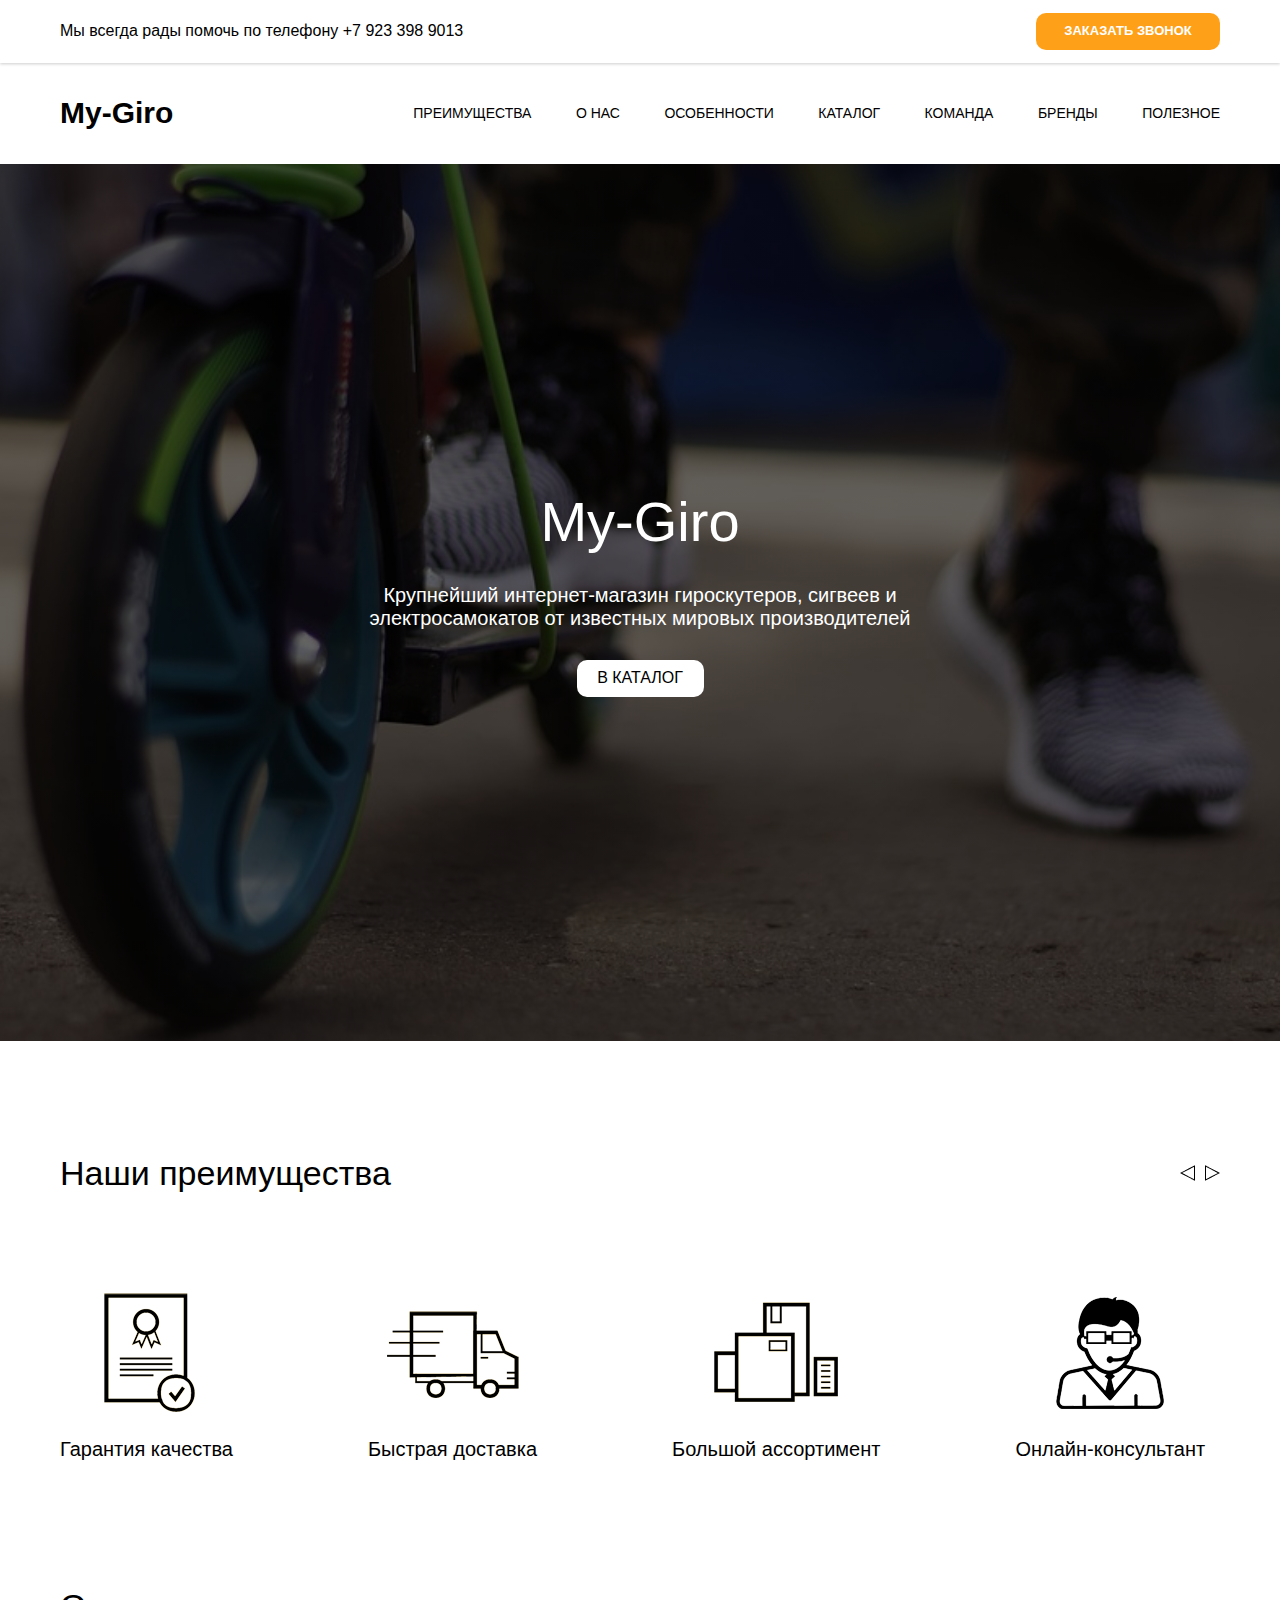
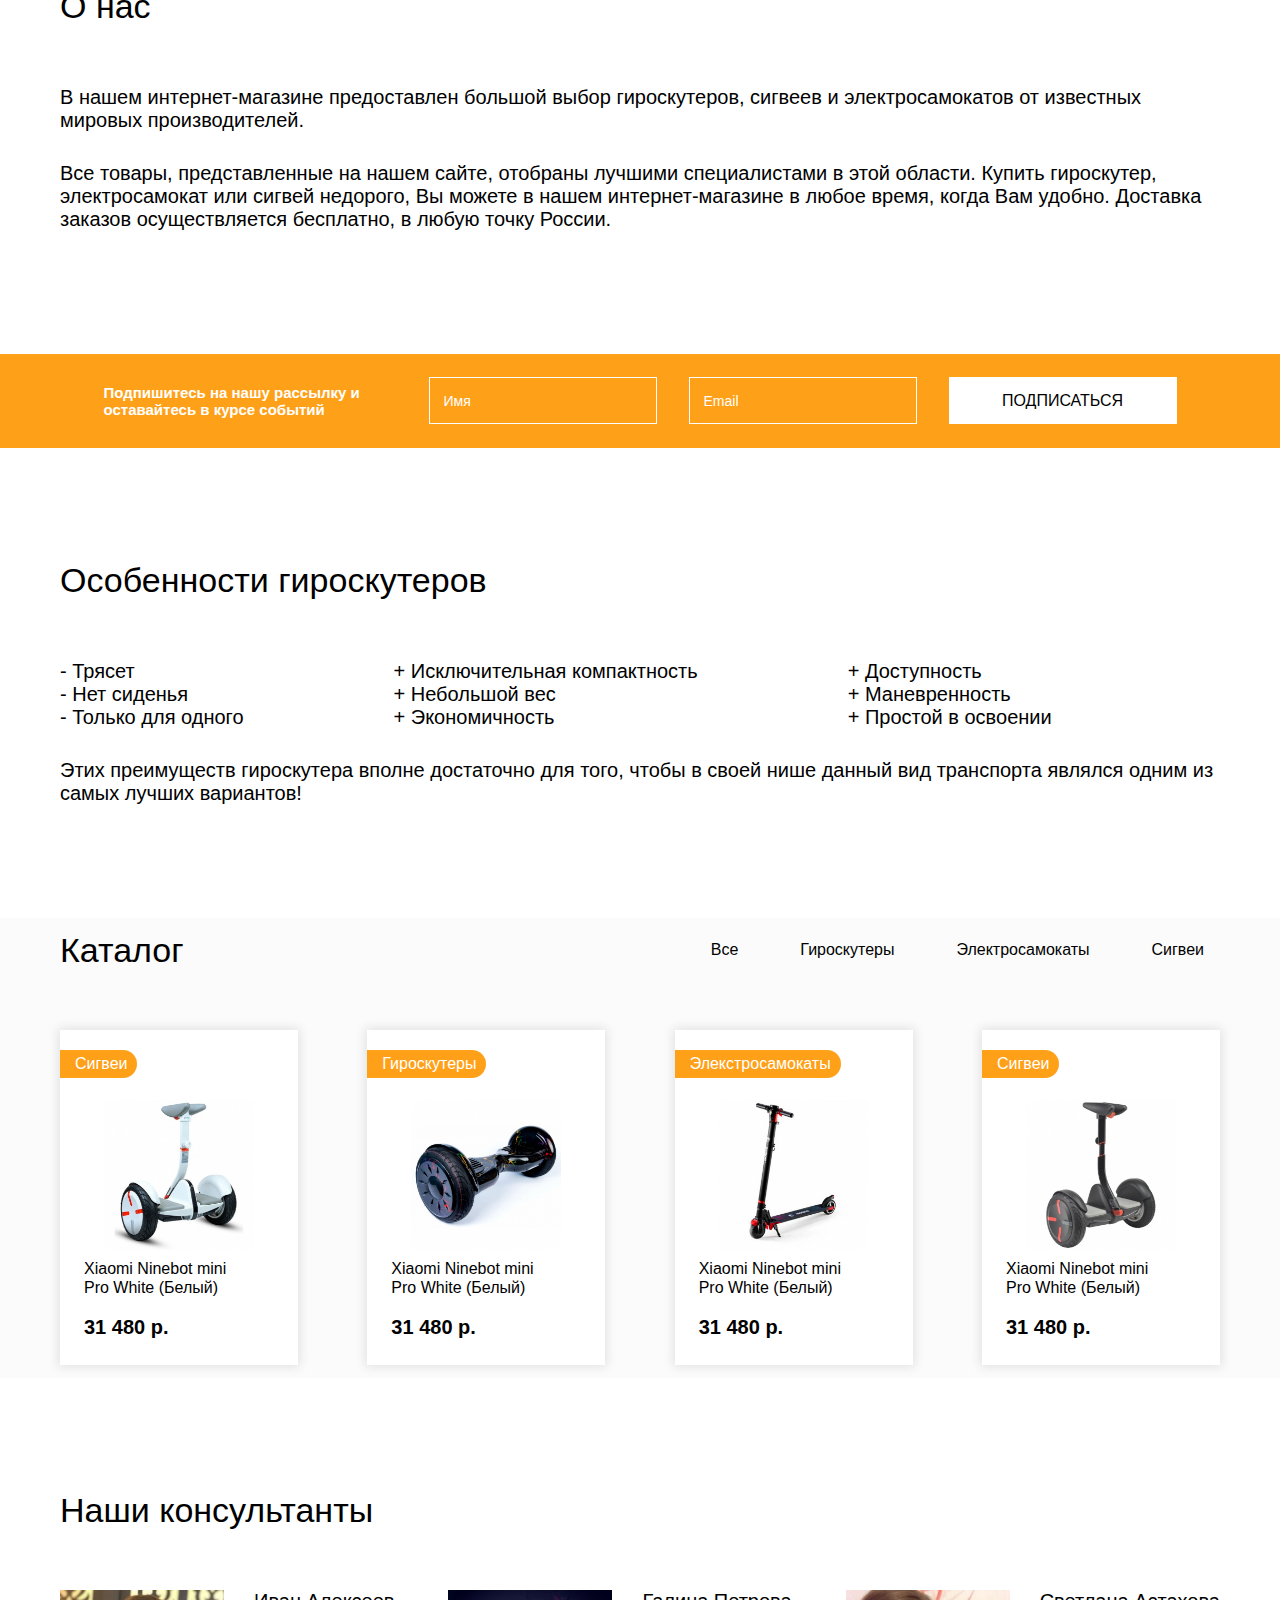
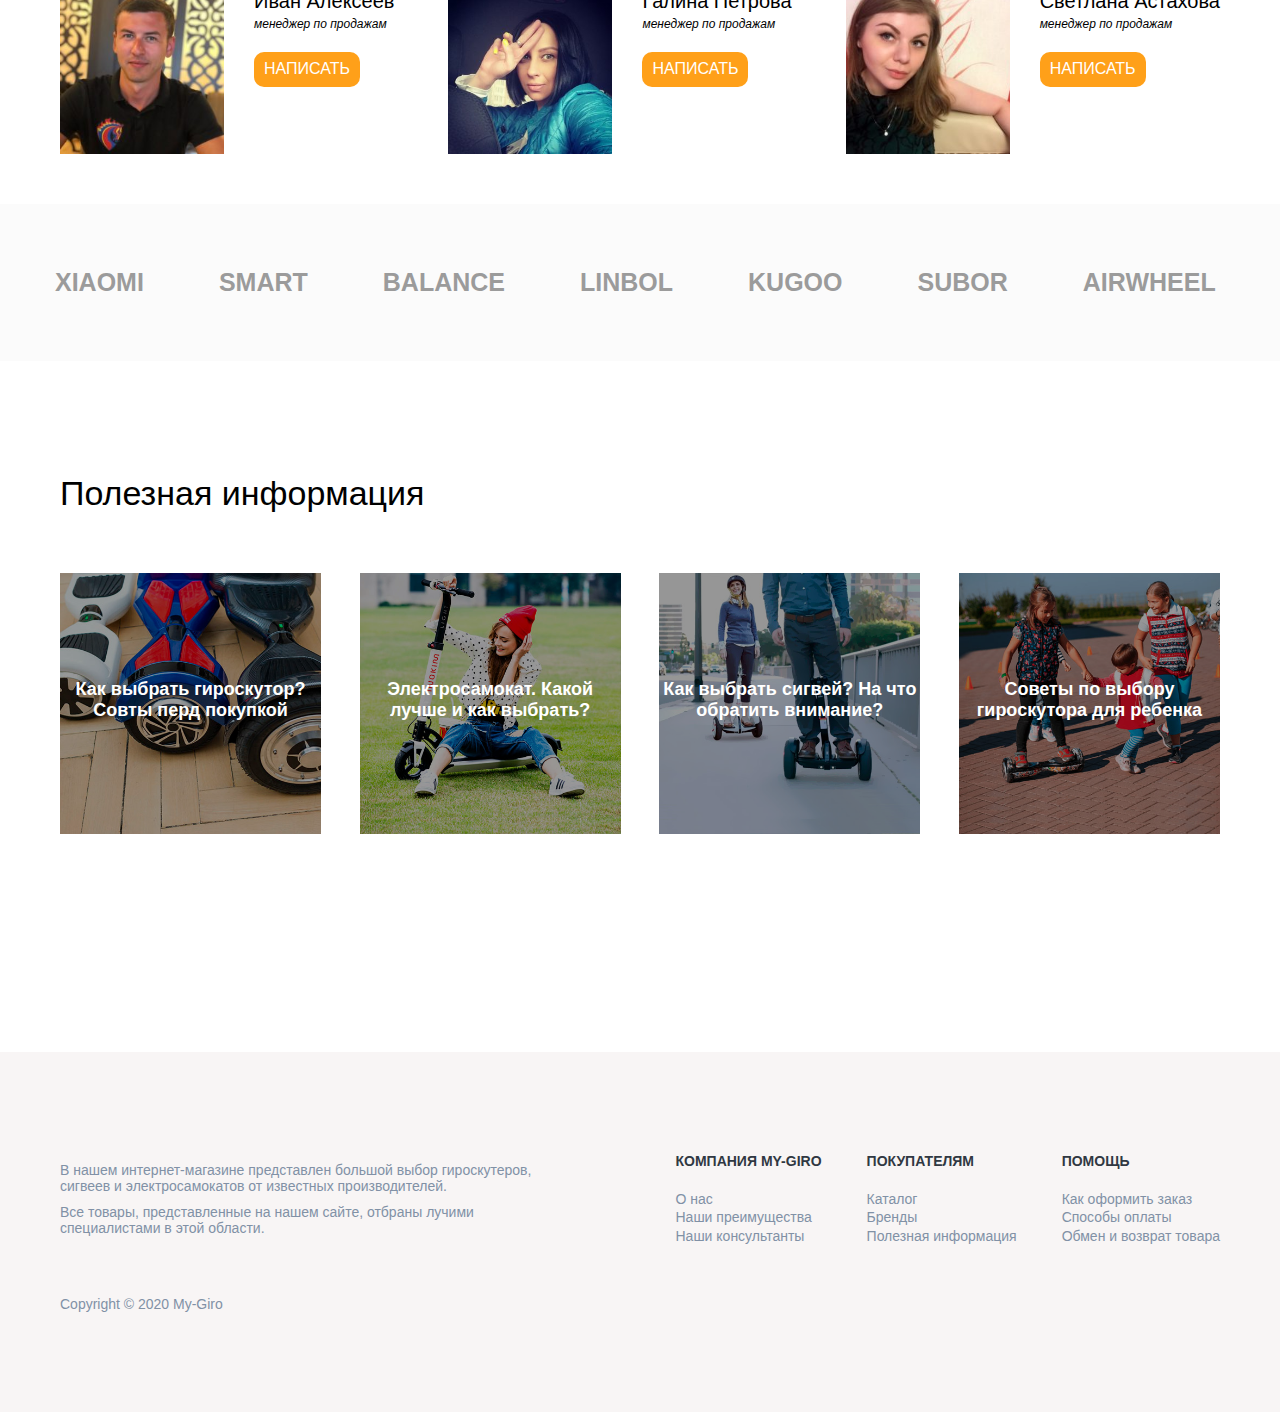
<file: index.html>
<!DOCTYPE html>
<html lang="ru">

<head>
    <meta charset="UTF-8">
    <meta name="viewport" content="width=device-width, initial-scale=1.0">
    <link rel="stylesheet" href="css/normalize.css">
    <link rel="stylesheet" href="css/style.css">
    <title>Hoverboard</title>
</head>

<body>
    <header>
        <article class="contact container">
            <span>Мы всегда рады помочь по телефону +7 923 398 9013</span>
            <div class="call-request"><a href="callrequest.html">ЗАКАЗАТЬ ЗВОНОК</a></div>
        </article>
        <section class="navigation container">
            <h1>My-Giro</h1>
            <nav>
                <a href="#advantages">ПРЕИМУЩЕСТВА</a>
                <a href="#about-us">О НАС</a>
                <a href="#features">ОСОБЕННОСТИ</a>
                <a href="#catalog">КАТАЛОГ</a>
                <a href="#consultants">КОМАНДА</a>
                <a href="#brands">БРЕНДЫ</a>
                <a href="#information">ПОЛЕЗНОЕ</a>
            </nav>
        </section>
        <section class="preview">
            <div class="preview-content">
                <h2>My-Giro</h2>
                <span class="preview-text">Крупнейший интернет-магазин гироскутеров, сигвеев и электросамокатов от
                    известных мировых производителей</span>
                <button class="preview-btn">В КАТАЛОГ</button>
            </div>
        </section>
    </header>
    <main>
        <section class="advantages container">
            <a name="advantages"></a>
            <div class="controls">
                <h3>Наши преимущества</h3>
                <button class="slider"></button>
            </div>

            <div class="advantages-cards">
                <div class="card-item">
                    <img src="images/kachestvo.png" alt="">
                    <span>Гарантия качества</span>
                </div>
                <div class="card-item">
                    <img src="images/bistraya-dostavka.png" alt="">
                    <span>Быстрая доставка</span>
                </div>
                <div class="card-item">
                    <img src="images/bolshoy-assortiment.png" alt="">
                    <span>Большой ассортимент</span>
                </div>
                <div class="card-item">
                    <img src="images/consultant.png" alt="">
                    <span>Онлайн-консультант</span>
                </div>
            </div>
        </section>
        <section class="about-us container">
            <a name="about-us"></a>
            <h3>О нас</h3>
            <p class="about-us-label1">В нашем интернет-магазине предоставлен большой выбор гироскутеров, сигвеев и
                электросамокатов от
                известных мировых
                производителей.
            </p>
            <p class="about-us-label2">Все товары, представленные на нашем сайте, отобраны лучшими специалистами в этой
                области. Купить
                гироскутер,
                электросамокат или сигвей недорого, Вы можете в нашем интернет-магазине в любое время, когда Вам удобно.
                Доставка заказов осуществляется бесплатно, в любую точку России.
            </p>
        </section>
        <article class="newsletter container">
            <span>Подпишитесь на нашу рассылку
                и оставайтесь в курсе событий</span>
            <input type="text" placeholder="Имя">
            <input type="text" placeholder="Email">
            <button class="newsletter-btn">ПОДПИСАТЬСЯ</button>
        </article>
        <section class="features container">
            <a name="features"></a>
            <h3>Особенности гироскутеров</h3>
            <div class="features-lists">
                <ul>
                    <li>- Трясет</li>
                    <li>- Нет сиденья</li>
                    <li>- Только для одного</li>
                </ul>
                <ul>
                    <li>+ Исключительная компактность</li>
                    <li>+ Небольшой вес</li>
                    <li>+ Экономичность</li>
                </ul>
                <ul>
                    <li>+ Доступность</li>
                    <li>+ Маневренность</li>
                    <li>+ Простой в освоении</li>
                </ul>
            </div>
            <span>Этих преимуществ гироскутера вполне достаточно для того, чтобы в своей нише данный вид транспорта
                являлся одним из самых
                лучших вариантов! </span>
        </section>
        <section class="catalog container">
            <a name="catalog"></a>
            <div class="catalog-bar">
                <h3>Каталог</h3>
                <div class="catalog-btns">
                    <button class="catalog-btn">Все</button>
                    <button class="catalog-btn">Гироскутеры</button>
                    <button class="catalog-btn">Электросамокаты</button>
                    <button class="catalog-btn">Сигвеи</button>
                </div>
            </div>
            <div class="catalog-cards">
                <div class="catalog-card">
                    <span class="catalog-card-type">Сигвеи</span>
                    <img src="images/sigway.jpg" alt="">
                    <span class="catalog-card-name">Xiaomi Ninebot mini Pro
                        White (Белый)</span>
                    <span class="catalog-card-cost">31 480 р.</span>
                </div>
                <div class="catalog-card">
                    <span class="catalog-card-type">Гироскутеры</span>
                    <img src="images/giroscuter.jpg" alt="">
                    <span class="catalog-card-name">Xiaomi Ninebot mini Pro
                        White (Белый)</span>
                    <span class="catalog-card-cost">31 480 р.</span>
                </div>
                <div class="catalog-card">
                    <span class="catalog-card-type">Элекстросамокаты</span>
                    <img src="images/samokat.jpg" alt="">
                    <span class="catalog-card-name">Xiaomi Ninebot mini Pro
                        White (Белый)</span>
                    <span class="catalog-card-cost">31 480 р.</span>
                </div>
                <div class="catalog-card">
                    <span class="catalog-card-type">Сигвеи</span>
                    <img src="images/sigway2.jpg" alt="">
                    <span class="catalog-card-name">Xiaomi Ninebot mini Pro
                        White (Белый)</span>
                    <span class="catalog-card-cost">31 480 р.</span>
                </div>
            </div>
        </section>
        <section class="consultants container">
            <a name="consultants"></a>
            <h3>Наши консультанты</h3>
            <div class="consultants-cards">
                <div class="consultant-card">
                    <img src="images/consultant1.png" alt="">
                    <div class="consultant-data">
                        <span class="consultant-name">Иван Алексеев</span>
                        <span class="consultant-type">менеджер по продажам</span>
                        <button>НАПИСАТЬ</button>
                    </div>
                </div>
                <div class="consultant-card">
                    <img src="images/consultant2.png" alt="">
                    <div class="consultant-data">
                        <span class="consultant-name">Галина Петрова</span>
                        <span class="consultant-type">менеджер по продажам</span>
                        <button>НАПИСАТЬ</button>
                    </div>
                </div>
                <div class="consultant-card">
                    <img src="images/consultant3.jpg" alt="">
                    <div class="consultant-data">
                        <span class="consultant-name">Светлана Астахова</span>
                        <span class="consultant-type">менеджер по продажам</span>
                        <button>НАПИСАТЬ</button>
                    </div>
                </div>
            </div>
        </section>
        <article class="brands">
            <a name="brands"></a>
            <h4>XIAOMI</h4>
            <h4>SMART</h4>
            <h4>BALANCE</h4>
            <h4>LINBOL</h4>
            <h4>KUGOO</h4>
            <h4>SUBOR</h4>
            <h4>AIRWHEEL</h4>
        </article>
        <section class="information container">
            <a name="information"></a>
            <h3>Полезная информация</h3>
            <div class="information-cards">
                <div class="information-card">
                    <img src="images/img1.jpg" alt="">
                    <span>Как выбрать гироскутор?
                        Совты перд покупкой </span>
                </div>
                <div class="information-card">
                    <img src="images/img2.jpg" alt="">
                    <span>Электросамокат.
                        Какой лучше и как выбрать? </span>
                </div>
                <div class="information-card">
                    <img src="images/img3.jpg" alt="">
                    <span>Как выбрать сигвей?
                        На что обратить внимание?</span>
                </div>
                <div class="information-card">
                    <img src="images/img4.jpg" alt="">
                    <span>Советы по выбору гироскутора для ребенка</span>
                </div>
            </div>
        </section>
    </main>
    <footer class="container">
        <div class="first-text-block">
            <span>В нашем интернет-магазине представлен большой
                выбор гироскутеров, сигвеев и электросамокатов
                от известных производителей.</span>
            <span>Все товары, представленные на нашем сайте,
                отбраны лучими специалистами в этой области.</span>
            <span class="footer-copyright">Copyright © 2020 My-Giro</span>
        </div>
        <div class="second-text-block">
            <div class="company">
                <span>КОМПАНИЯ MY-GIRO</span>
                <ul>
                    <li><a href="#about-us">О нас</a></li>
                    <li><a href="#features">Наши преимущества</a></li>
                    <li><a href="#consultants">Наши консультанты</a></li>
                </ul>
            </div>
            <div class="clients">
                <span>ПОКУПАТЕЛЯМ</span>
                <ul>
                    <li><a href="#catalog">Каталог</a></li>
                    <li><a href="#brands">Бренды</a></li>
                    <li><a href="#information">Полезная информация</a></li>
                </ul>
            </div>
            <div class="help">
                <span>ПОМОЩЬ</span>
                <ul>
                    <li><a href="#">Как оформить заказ</a></li>
                    <li><a href="#">Способы оплаты</a></li>
                    <li><a href="#">Обмен и возврат товара</a></li>
                </ul>
            </div>
        </div>
    </footer>
</body>

</html>
</file>
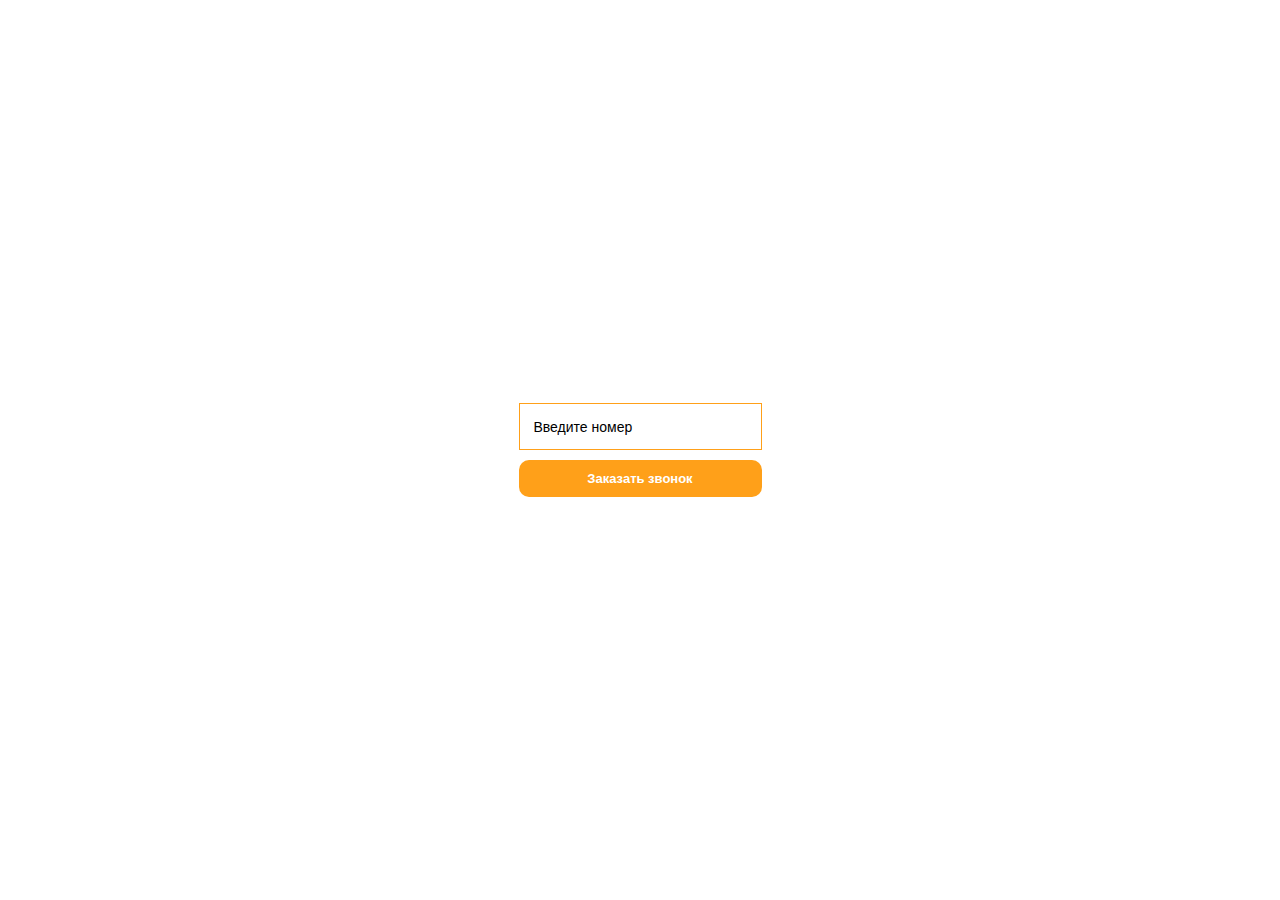
<file: callrequest.html>
<!DOCTYPE html>
<html lang="en">

<head>
    <meta charset="UTF-8">
    <meta name="viewport" content="width=device-width, initial-scale=1.0">
    <link rel="stylesheet" href="css/style.css">
    <title>Заказать звонок</title>
</head>

<body>
    <div class="wrapper">
        <div class="call-request-container">
            <input type="text" placeholder="Введите номер">
            <button>Заказать звонок</button>
        </div>
    </div>
</body>

</html>
</file>
<file: css/style.css>
* {
    box-sizing: border-box;
    padding: 0;
    margin: 0;
    font-family: 'Segoe UI', Tahoma, Geneva, Verdana, sans-serif;
    color: black;
}

.container {
    margin-top: 100px;
    padding: 11px 393px;
}

.contact {
    display: flex;
    justify-content: space-between;
    align-items: center;
    box-shadow: 0px 1px 3px 0px rgba(0, 0, 0, 0.20);
    margin-top: 0 !important;
}

.contact span {
    white-space: nowrap;
}

.call-request {
    display: flex;
    width: 184px;
    height: 37px;
    justify-content: center;
    color: white;
    align-items: center;
    font-size: 13px;
    font-weight: 700;
    border-radius: 10px;
    background: #FFA019;
    flex-shrink: 0;
    border: none;
}

.call-request a {
    text-decoration: none;
    color: white;
}

.navigation {
    display: flex;
    align-items: center;
    justify-content: space-between;
    margin-top: 0 !important;
}

.navigation h1 {
    font-size: 30px;
    font-weight: 700;
}


.navigation a {
    text-decoration: none;
    font-size: 14px;
    font-weight: 400;
    margin-left: 40px;
}

.preview {
    display: flex;
    width: 100%;
    height: 877px;
    flex-shrink: 0;
    background: linear-gradient(rgba(0, 0, 0, 0.6), rgba(0, 0, 0, 0.6)), url(../images/backround.jpg) no-repeat center top / cover;
    justify-content: center;
    align-items: center;
}

.preview h2 {
    color: white;
    font-size: 56px;
    font-weight: 300;

}

.preview-content {
    display: inline-flex;
    flex-direction: column;
    align-items: center;
    gap: 30px;
    width: 649px;
    height: 225px;
}

.preview span {
    color: #FFF;
    text-align: center;
    font-size: 20px;
    font-weight: 300;
}

.preview button {
    width: 127px;
    height: 37px;
    flex-shrink: 0;
    border-radius: 10px;
    background: #FFF;
    border: none;
}

.advantages-cards {
    display: flex;
    margin-top: 100px;
    gap: 135px;
}

.controls {
    display: flex;
    align-items: center;
    justify-content: space-between;
}

h3 {
    color: #000;
    font-size: 34px;
    font-weight: 300;
}

.slider {
    width: 40px;
    height: 18px;
    flex-shrink: 0;
    background: url('../images/slider.png');
    border: none;
}

.card-item {
    display: flex;
    flex-direction: column;
    font-size: 20px;
    font-weight: 300;
    text-align: center;
    align-items: center;
}

.card-item img {
    width: 136px;
    height: 120px;
    flex-shrink: 0;
    margin-bottom: 25px;
}

.about-us {
    font-size: 20px;
    font-weight: 300;
}

.about-us-label1 {
    margin-top: 60px;
}

.about-us-label2 {
    margin-top: 30px;
    margin-bottom: 110px;
}

.newsletter {
    display: flex;
    align-items: center;
    justify-content: center;

    height: 94px;
    background: #FFA019;
    flex-shrink: 0;
    margin-top: 0 !important;
}

.newsletter span {
    width: 275px;
    color: #FFF;
    font-size: 18px;
    font-weight: 600;
    margin-right: 110px;
}

.newsletter input {
    color: #FFF;
    width: 228px;
    height: 47px;
    flex-shrink: 0;
    border: 1px solid #FFF;
    margin-right: 32px;
    font-size: 14px;
    font-weight: 400;
    background-color: #FFA019;
    outline: none;
    padding: 14px;
}

::placeholder {
    color: #FFF;
}

.newsletter button {
    width: 228px;
    height: 47px;
    flex-shrink: 0;
    background: #FFF;
    border: none;
}

.features {
    font-size: 20px;
    font-weight: 300;
}

.features-lists {
    display: flex;
    gap: 150px;
}

.features-lists ul {
    margin-top: 60px;
    margin-bottom: 30px;
    list-style: none;
}

.catalog {
    background: #FBFBFB;
    padding-bottom: 50px;
}

.catalog-bar {
    display: flex;
    justify-content: space-between;
    align-items: center;
}

.catalog-btns {
    display: flex;
    gap: 30px;
}

.catalog-btn {
    border-radius: 15px;
    background-color: transparent;
    padding: 5px 16px;
    border: none;
    font-size: 16px;
    font-weight: 300;
}

.catalog-btn:hover {
    background: #FFA019;
}

.catalog-cards {
    display: flex;
    margin-top: 60px;
    justify-content: space-between;
}

.catalog-card {
    display: flex;
    flex-direction: column;
    background: #FFF;
    box-shadow: 0px 0px 10px 2px rgba(0, 0, 0, 0.10);

}

.catalog-card img {
    display: flex;
    width: 150px;
    height: 150px;
    margin: 0 auto;
}

.catalog-card-type {
    color: white;
    width: fit-content;
    border-radius: 0px 15px 15px 0px;
    padding: 5px 10px 5px 15px;
    background: #FFA019;
    margin-top: 20px;
    margin-bottom: 22px;
}

.catalog-card-name {
    width: 164px;
    font-size: 16px;
    font-weight: 300;
    margin-left: 24px;
    margin-right: 73px;
    margin-top: 10px;
}

.catalog-card-cost {
    font-size: 20px;
    font-weight: 700;
    margin-left: 24px;
    margin-bottom: 26px;
    margin-top: 19px;
}

.consultants,
.consultant-data,
.information {
    display: flex;
    flex-direction: column;
}

.consultants-cards,
.consultant-card,
.information-cards {
    display: flex;
}

.consultants-cards {
    margin-top: 60px;
    justify-content: space-between;
}

.consultant-card img {
    width: 164px;
    height: 164px;
    object-fit: cover;
    object-position: top;
}

.consultant-data {
    padding-left: 30px;
}

.consultant-name {
    font-size: 20px;
    font-weight: 400;
    margin-bottom: 5px;
}

.consultant-type {
    font-size: 12px;
    font-style: italic;
    font-weight: 400;
    margin-bottom: 20px;
}

.consultant-data button {
    width: fit-content;
    border-radius: 10px;
    background: #FFA019;
    border: none;
    padding: 8px 10px;
    color: white;
}

.brands {
    display: flex;
    padding: 64px 55px;
    background: #FBFBFB;
    margin-top: 37px;
    justify-content: space-between;
}

.brands h4 {
    color: #9B9B9B;
    font-size: 50px;
    font-weight: 700;
    margin-right: 75px;
}

.information-cards {
    margin-top: 60px;
    margin-bottom: 100px;
    justify-content: space-between;
}

.information-card {
    position: relative;
}

.information-card img {
    width: 261px;
    height: 261px;
}

.information-card::after {
    content: '';
    position: absolute;
    top: 0;
    left: 0;
    width: 261px;
    height: 261px;
    background: rgba(0, 0, 0, 0.40);
}

.information-card span {
    position: absolute;
    top: 40%;
    left: 0;
    color: #FFF;
    text-align: center;
    font-size: 18px;
    font-weight: 700;
    z-index: 1;
}

footer {
    display: flex;
    background: #F8F5F5;
    gap: 250px;
    padding-top: 100px !important;
    padding-bottom: 100px !important;
}

.first-text-block {
    display: flex;
    flex-direction: column;
}

.first-text-block span {
    margin-top: 10px;
    color: #8191A6;
    font-size: 14px;
    font-weight: 400;
}

.footer-copyright {
    margin-top: 60px !important;
}

.second-text-block {
    display: flex;
    gap: 45px;
}

.second-text-block span {
    color: #303842;
    font-size: 14px;
    font-weight: 700;
    white-space: nowrap;
}

.second-text-block ul {
    list-style: none;
    margin-top: 20px;
}

.second-text-block a {
    color: #8191A6;
    font-size: 14px;
    font-weight: 400;
    text-decoration: none;
    white-space: nowrap;
}

.call-request-container {
    display: flex;
    flex-direction: column;
    gap: 10px;
}

.call-request-container input {
    width: 100%;
    color: #FFF;
    height: 47px;
    flex-shrink: 0;
    border: 1px solid #FFA019;
    margin-right: 32px;
    font-size: 14px;
    font-weight: 400;
    outline: none;
    padding: 14px;
}

.call-request-container input::placeholder {
    color: black;

}

.call-request-container button {
    height: 37px;
    color: white;
    font-size: 13px;
    font-weight: 700;
    border-radius: 10px;
    background: #FFA019;
    flex-shrink: 0;
    border: none;
}

.wrapper {
    display: flex;
    height: 100vh;
    justify-content: center;
    align-items: center;
}

@media (max-width:1919px) {
    .container {
        padding: 13px 200px;
    }

    .brands h4 {
        font-size: 32px;
    }

    .newsletter span {
        font-size: 15px;
        margin-right: 50px;
    }

    footer {
        gap: 125px;
    }
}

@media (max-width:1440px) {
    .container {
        padding: 13px 200px;
    }

    .catalog-card-name {
        margin-right: 50px;
    }

    .brands h4 {
        font-size: 32px;
    }

    .newsletter span {
        font-size: 15px;
        margin-right: 50px;
    }

    footer {
        gap: 125px;
    }
}

@media (max-width:1280px) {

    .container {
        padding: 13px 60px;
    }

    .brands h4 {
        font-size: 25px;
    }

}
</file>
